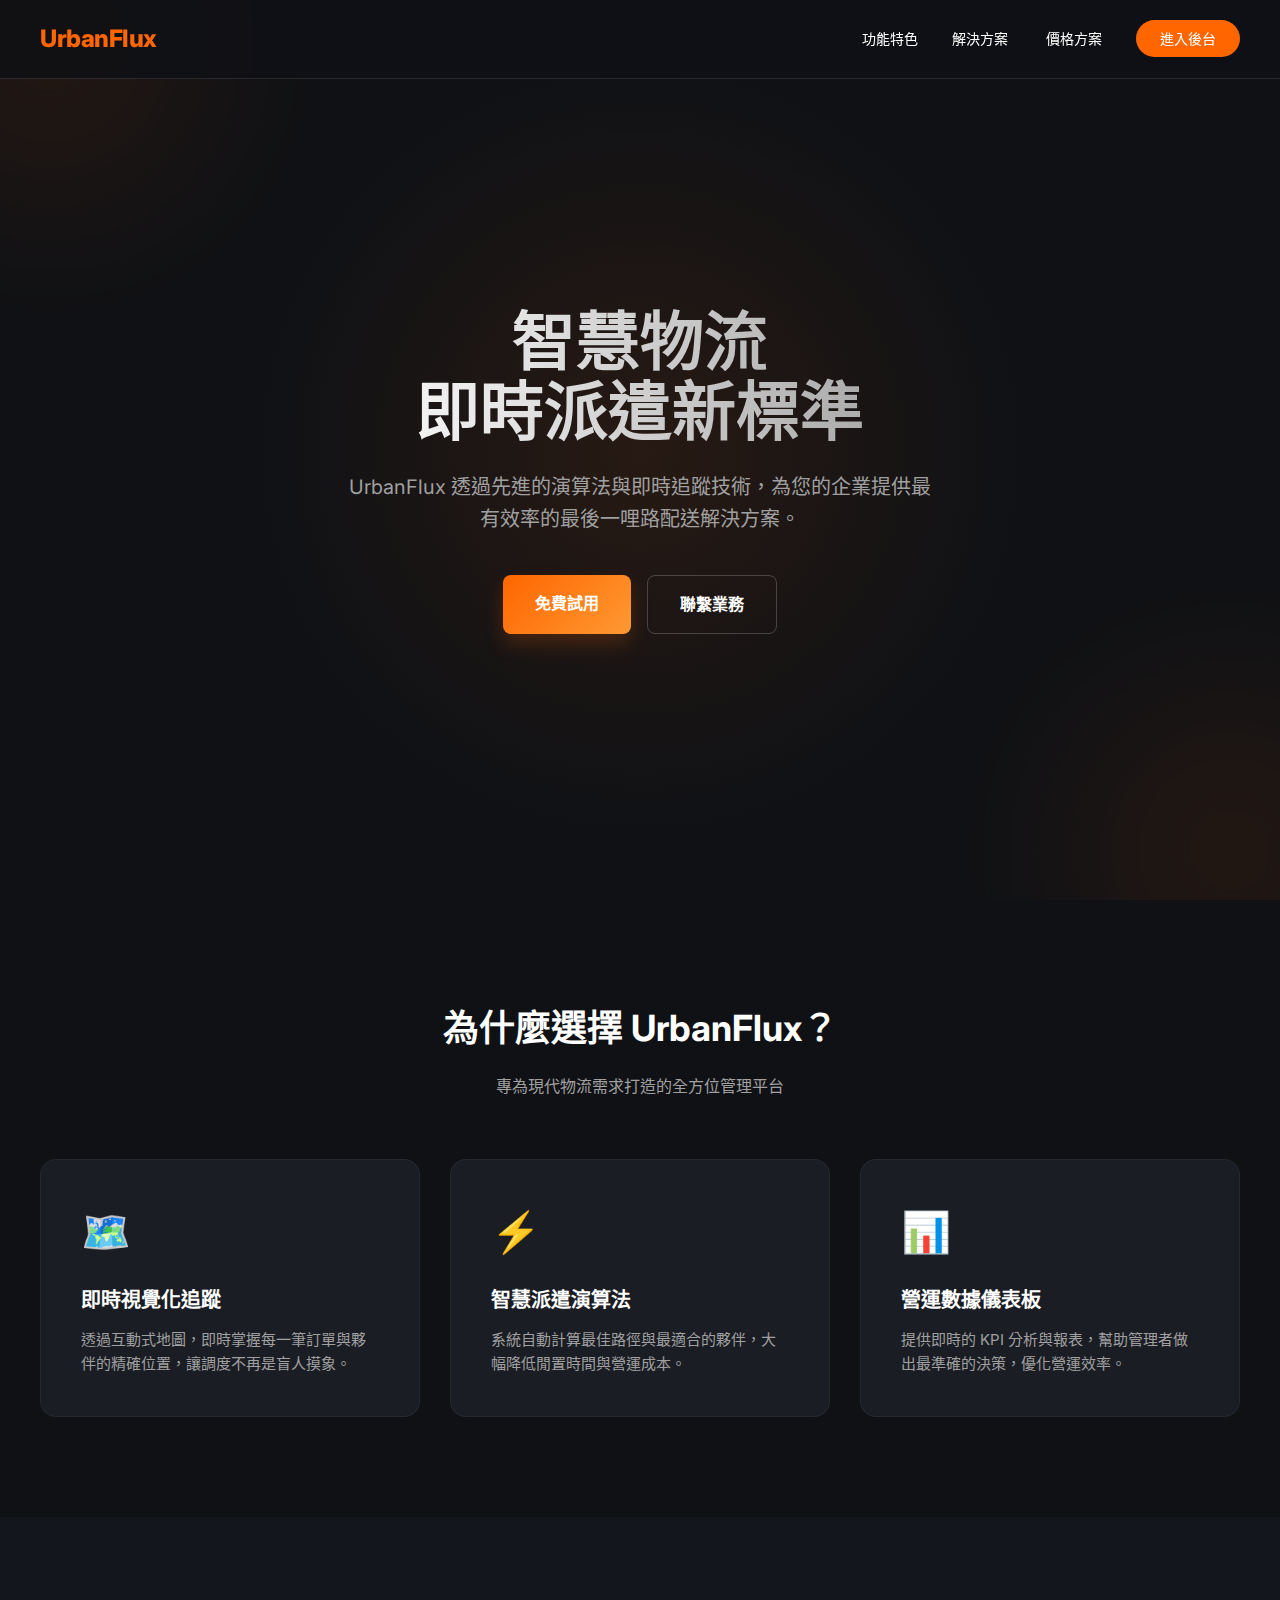
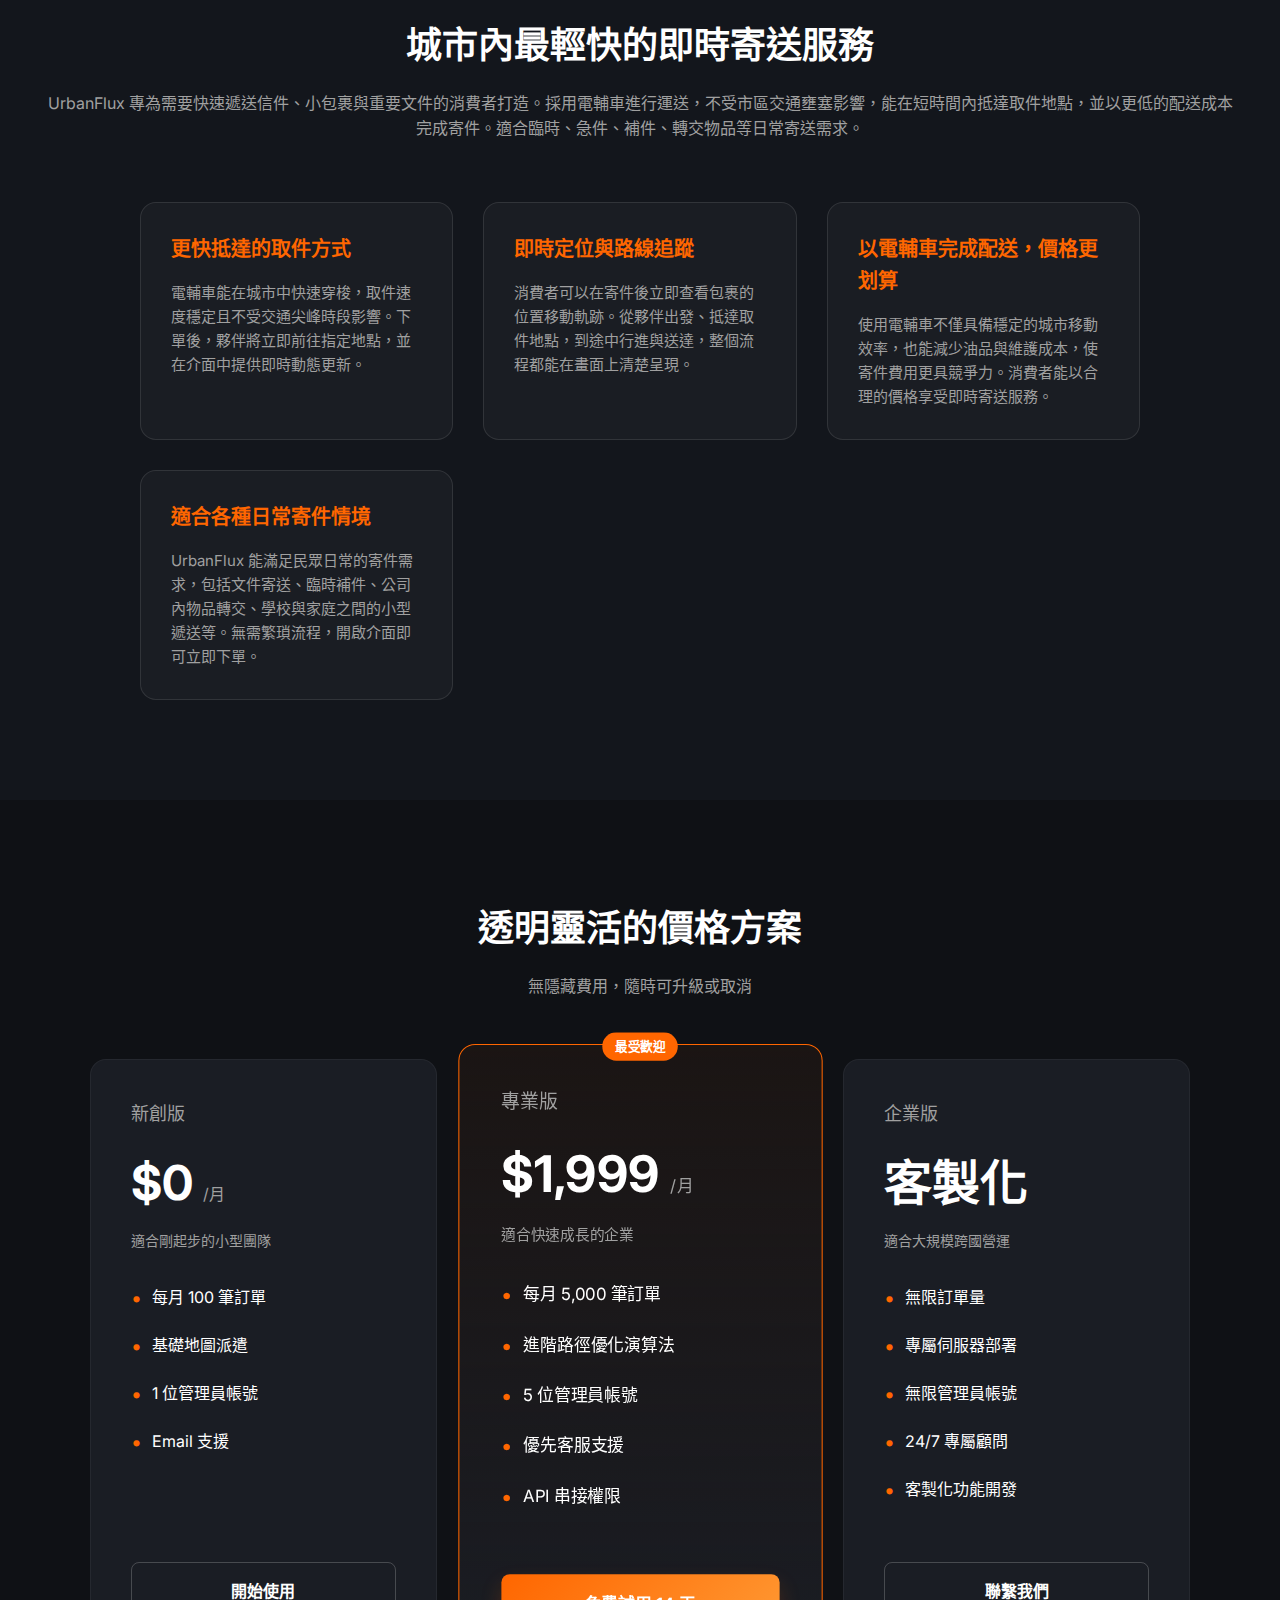
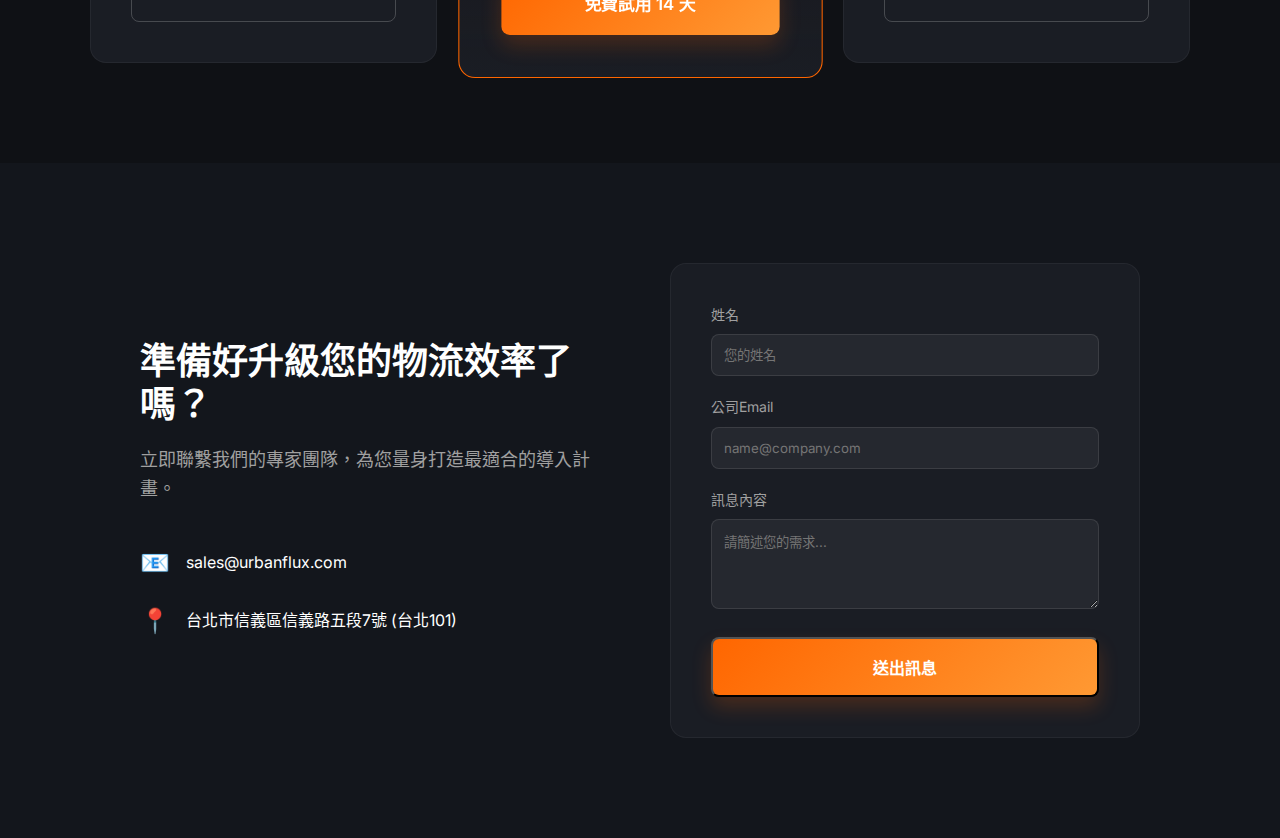
<file: index.html>
<!DOCTYPE html>
<html lang="zh-TW">

<head>
    <meta charset="UTF-8">
    <meta name="viewport" content="width=device-width, initial-scale=1.0">
    <title>UrbanFlux - 重新定義城市物流</title>
    <link rel="stylesheet" href="css/landing.css">
    <link href="https://fonts.googleapis.com/css2?family=Inter:wght@400;500;600;700;800&display=swap" rel="stylesheet">
</head>

<body>
    <!-- Background Elements -->
    <div class="floating-element" style="top: -100px; left: -100px;"></div>
    <div class="floating-element" style="bottom: -100px; right: -100px; animation-delay: -5s;"></div>

    <header>
        <div class="logo">UrbanFlux</div>
        <nav class="nav-menu">
            <a href="#features">功能特色</a>
            <a href="#solutions">解決方案</a> 
            <a href="#pricing">價格方案</a>
            <a href="dashboard.html" class="btn-login">進入後台</a>
        </nav>
    </header>

    <section class="hero">
        <div class="hero-content">
            <h1>智慧物流<br>即時派遣新標準</h1>
            <p>UrbanFlux 透過先進的演算法與即時追蹤技術，為您的企業提供最有效率的最後一哩路配送解決方案。</p>
            <div class="cta-group">
                <a href="dashboard.html" class="btn-primary">免費試用</a>
                <a href="#contact" class="btn-outline">聯繫業務</a>
            </div>
        </div>
    </section>

    <section id="features" class="features">
        <div class="section-title">
            <h2>為什麼選擇 UrbanFlux？</h2>
            <p>專為現代物流需求打造的全方位管理平台</p>
        </div>

        <div class="grid">
            <div class="feature-card">
                <span class="icon">🗺️</span>
                <h3>即時視覺化追蹤</h3>
                <p>透過互動式地圖，即時掌握每一筆訂單與夥伴的精確位置，讓調度不再是盲人摸象。</p>
            </div>
            <div class="feature-card">
                <span class="icon">⚡</span>
                <h3>智慧派遣演算法</h3>
                <p>系統自動計算最佳路徑與最適合的夥伴，大幅降低閒置時間與營運成本。</p>
            </div>
            <div class="feature-card">
                <span class="icon">📊</span>
                <h3>營運數據儀表板</h3>
                <p>提供即時的 KPI 分析與報表，幫助管理者做出最準確的決策，優化營運效率。</p>
            </div>
        </div>
    </section>

    <!-- Solutions Section -->
    <section id="solutions" class="solutions">
        <div class="section-title">
            <h2>城市內最輕快的即時寄送服務</h2>
            <p>UrbanFlux
                專為需要快速遞送信件、小包裹與重要文件的消費者打造。採用電輔車進行運送，不受市區交通壅塞影響，能在短時間內抵達取件地點，並以更低的配送成本完成寄件。適合臨時、急件、補件、轉交物品等日常寄送需求。</p>
        </div>
        <div class="consumer-grid">
            <div class="benefit-card">
                <h3>更快抵達的取件方式</h3>
                <p>電輔車能在城市中快速穿梭，取件速度穩定且不受交通尖峰時段影響。下單後，夥伴將立即前往指定地點，並在介面中提供即時動態更新。</p>
            </div>
            <div class="benefit-card">
                <h3>即時定位與路線追蹤</h3>
                <p>消費者可以在寄件後立即查看包裹的位置移動軌跡。從夥伴出發、抵達取件地點，到途中行進與送達，整個流程都能在畫面上清楚呈現。</p>
            </div>
            <div class="benefit-card">
                <h3>以電輔車完成配送，價格更划算</h3>
                <p>使用電輔車不僅具備穩定的城市移動效率，也能減少油品與維護成本，使寄件費用更具競爭力。消費者能以合理的價格享受即時寄送服務。</p>
            </div>
            <div class="benefit-card">
                <h3>適合各種日常寄件情境</h3>
                <p>UrbanFlux 能滿足民眾日常的寄件需求，包括文件寄送、臨時補件、公司內物品轉交、學校與家庭之間的小型遞送等。無需繁瑣流程，開啟介面即可立即下單。</p>
            </div>
        </div>
    </section>

    <!-- Pricing Section -->
    <section id="pricing" class="pricing">
        <div class="section-title">
            <h2>透明靈活的價格方案</h2>
            <p>無隱藏費用，隨時可升級或取消</p>
        </div>
        <div class="pricing-grid">
            <div class="pricing-card">
                <div class="plan-name">新創版</div>
                <div class="price">$0 <span class="period">/月</span></div>
                <p class="plan-desc">適合剛起步的小型團隊</p>
                <ul class="features-list">
                    <li>每月 100 筆訂單</li>
                    <li>基礎地圖派遣</li>
                    <li>1 位管理員帳號</li>
                    <li>Email 支援</li>
                </ul>
                <a href="dashboard.html" class="btn-outline full-width">開始使用</a>
            </div>
            <div class="pricing-card popular">
                <div class="popular-tag">最受歡迎</div>
                <div class="plan-name">專業版</div>
                <div class="price">$1,999 <span class="period">/月</span></div>
                <p class="plan-desc">適合快速成長的企業</p>
                <ul class="features-list">
                    <li>每月 5,000 筆訂單</li>
                    <li>進階路徑優化演算法</li>
                    <li>5 位管理員帳號</li>
                    <li>優先客服支援</li>
                    <li>API 串接權限</li>
                </ul>
                <a href="dashboard.html" class="btn-primary full-width">免費試用 14 天</a>
            </div>
            <div class="pricing-card">
                <div class="plan-name">企業版</div>
                <div class="price">客製化</div>
                <p class="plan-desc">適合大規模跨國營運</p>
                <ul class="features-list">
                    <li>無限訂單量</li>
                    <li>專屬伺服器部署</li>
                    <li>無限管理員帳號</li>
                    <li>24/7 專屬顧問</li>
                    <li>客製化功能開發</li>
                </ul>
                <a href="#contact" class="btn-outline full-width">聯繫我們</a>
            </div>
        </div>
    </section>

    <!-- Contact Section -->
    <section id="contact" class="contact">
        <div class="contact-container">
            <div class="contact-info">
                <h2>準備好升級您的物流效率了嗎？</h2>
                <p>立即聯繫我們的專家團隊，為您量身打造最適合的導入計畫。</p>
                <div class="info-item">
                    <span class="icon">📧</span>
                    <span>sales@urbanflux.com</span>
                </div>
                <div class="info-item">
                    <span class="icon">📍</span>
                    <span>台北市信義區信義路五段7號 (台北101)</span>
                </div>
            </div>
            <form class="contact-form" onsubmit="event.preventDefault(); alert('感謝您的訊息！我們會盡快與您聯繫。');">
                <div class="form-group">
                    <label>姓名</label>
                    <input type="text" placeholder="您的姓名" required>
                </div>
                <div class="form-group">
                    <label>公司Email</label>
                    <input type="email" placeholder="name@company.com" required>
                </div>
                <div class="form-group">
                    <label>訊息內容</label>
                    <textarea rows="4" placeholder="請簡述您的需求..." required></textarea>
                </div>
                <button type="submit" class="btn-primary full-width">送出訊息</button>
            </form>
        </div>
    </section>
</body>

</html>
</file>
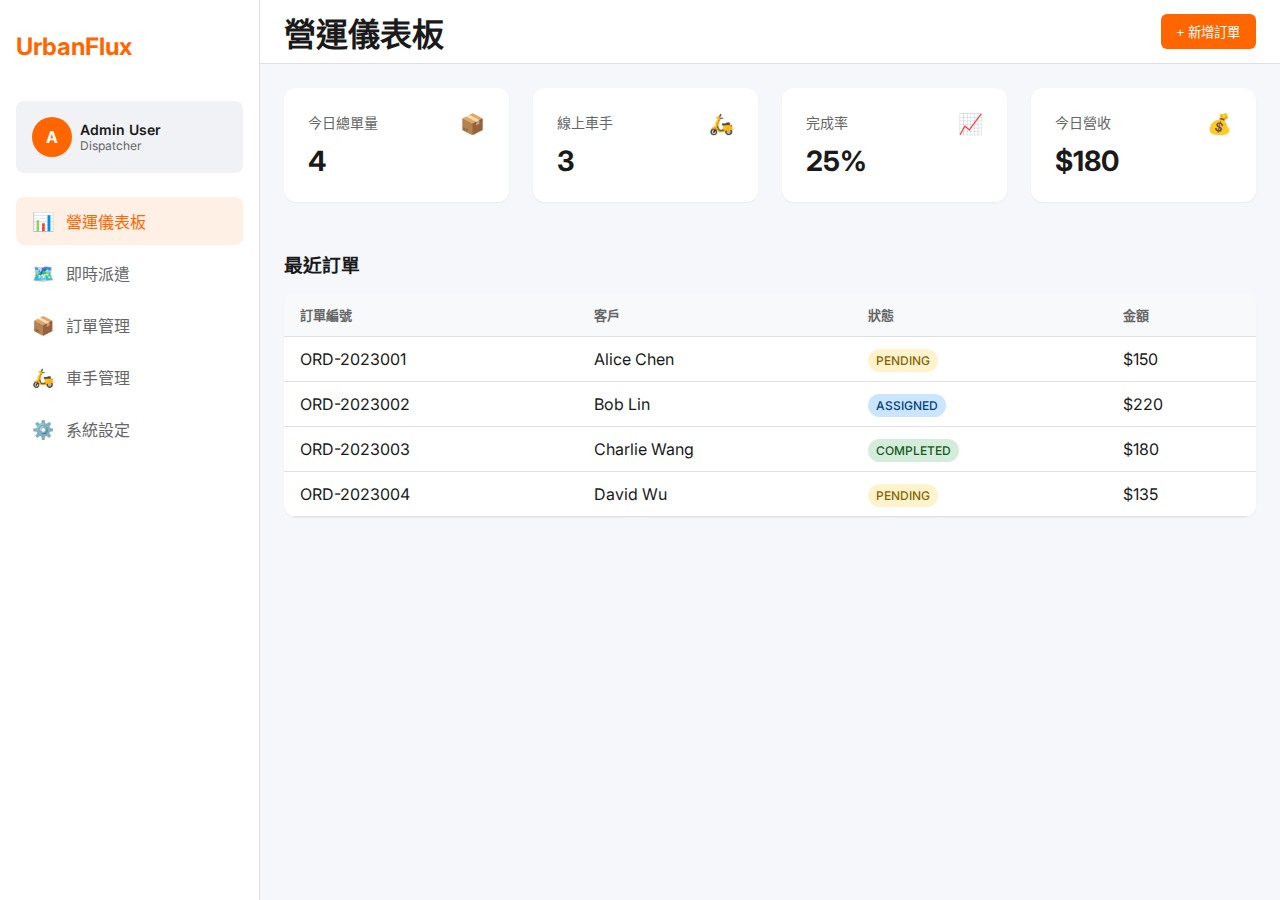
<file: dashboard.html>
<!DOCTYPE html>
<html lang="zh-TW">
<head>
    <meta charset="UTF-8">
    <meta name="viewport" content="width=device-width, initial-scale=1.0">
    <title>UrbanFlux - 智慧物流派遣系統</title>
    <link rel="stylesheet" href="css/main.css">
    <!-- Google Fonts -->
    <link href="https://fonts.googleapis.com/css2?family=Inter:wght@400;500;600;700&display=swap" rel="stylesheet">
</head>
<body>
    <div class="app-container">
        <!-- Sidebar Navigation -->
        <nav class="sidebar">
            <div class="brand">
                <h2>UrbanFlux</h2>
            </div>
            
            <div class="user-profile">
                <div class="avatar">A</div>
                <div class="info">
                    <span class="name">Admin User</span>
                    <span class="role">Dispatcher</span>
                </div>
            </div>

            <ul class="nav-links">
                <li class="nav-item active" data-target="dashboard">
                    <span class="icon">📊</span>
                    <span class="label">營運儀表板</span>
                </li>
                <li class="nav-item" data-target="dispatch">
                    <span class="icon">🗺️</span>
                    <span class="label">即時派遣</span>
                </li>
                <li class="nav-item" data-target="orders">
                    <span class="icon">📦</span>
                    <span class="label">訂單管理</span>
                </li>
                <li class="nav-item" data-target="drivers">
                    <span class="icon">🛵</span>
                    <span class="label">車手管理</span>
                </li>
                <li class="nav-item" data-target="settings">
                    <span class="icon">⚙️</span>
                    <span class="label">系統設定</span>
                </li>
            </ul>
        </nav>

        <!-- Main Content Area -->
        <main class="main-content">
            <header class="top-bar">
                <h1 id="page-title">營運儀表板</h1>
                <div class="actions">
                    <button class="btn btn-primary">+ 新增訂單</button>
                </div>
            </header>

            <!-- Dynamic Content Container -->
            <div id="content-area" class="content-area">
                <!-- Views will be injected here by JS -->
                <div class="loading">載入中...</div>
            </div>
        </main>
    </div>

    <!-- Modals -->
    <div id="modal-overlay" class="modal-overlay hidden">
        <div class="modal">
            <div class="modal-header">
                <h3 id="modal-title">標題</h3>
                <button class="close-btn">&times;</button>
            </div>
            <div class="modal-body" id="modal-body">
                <!-- Modal content -->
            </div>
            <div class="modal-footer">
                <button class="btn btn-secondary close-btn">取消</button>
                <button class="btn btn-primary" id="modal-confirm-btn">確認</button>
            </div>
        </div>
    </div>

    <!-- Scripts -->
    <script src="js/data.js"></script>
    <script src="js/render.js"></script>
    <script src="js/map.js"></script>
    <script src="js/ui.js"></script>
    <script src="js/app.js"></script>
</body>
</html>
</file>
<file: css/landing.css>
:root {
    --primary: #ff6600;
    --primary-dark: #e65c00;
    --dark-bg: #0f1115;
    --card-bg: #1a1d24;
    --text-main: #ffffff;
    --text-muted: #a0a0a0;
    --gradient: linear-gradient(135deg, #ff6600 0%, #ff9933 100%);
}

* {
    margin: 0;
    padding: 0;
    box-sizing: border-box;
}

body {
    font-family: 'Inter', sans-serif;
    background-color: var(--dark-bg);
    color: var(--text-main);
    line-height: 1.6;
    overflow-x: hidden;
    /* Fix horizontal scroll from floating elements */
}

/* Header */
header {
    display: flex;
    justify-content: space-between;
    align-items: center;
    padding: 20px 40px;
    position: fixed;
    width: 100%;
    top: 0;
    background: rgba(15, 17, 21, 0.9);
    backdrop-filter: blur(10px);
    z-index: 100;
    border-bottom: 1px solid rgba(255, 255, 255, 0.1);
}

.logo {
    font-size: 24px;
    font-weight: 800;
    color: var(--primary);
    letter-spacing: -0.5px;
}

.nav-menu a {
    color: var(--text-main);
    text-decoration: none;
    margin-left: 30px;
    font-size: 14px;
    font-weight: 500;
    transition: color 0.3s;
}

.nav-menu a:hover {
    color: var(--primary);
}

.btn-login {
    background: var(--primary);
    color: white;
    padding: 10px 24px;
    border-radius: 50px;
    text-decoration: none;
    font-weight: 600;
    font-size: 14px;
    transition: transform 0.2s, background 0.2s;
}

.btn-login:hover {
    background: var(--primary-dark);
    transform: translateY(-2px);
}

/* Hero Section */
.hero {
    min-height: 100vh;
    /* Allow growth if content is tall */
    display: flex;
    align-items: center;
    justify-content: center;
    text-align: center;
    padding: 100px 20px 60px;
    /* Add top padding for fixed header */
    background: radial-gradient(circle at 50% 50%, rgba(255, 102, 0, 0.1) 0%, rgba(15, 17, 21, 0) 50%);
    position: relative;
    overflow: hidden;
    z-index: 2;
    /* Ensure above floating bg */
}

.hero-content {
    max-width: 800px;
    z-index: 10;
}

.hero h1 {
    font-size: 64px;
    font-weight: 800;
    line-height: 1.1;
    margin-bottom: 24px;
    background: linear-gradient(to right, #fff, #a0a0a0);
    -webkit-background-clip: text;
    -webkit-text-fill-color: transparent;
}

.hero p {
    font-size: 20px;
    color: var(--text-muted);
    margin-bottom: 40px;
    max-width: 600px;
    margin-left: auto;
    margin-right: auto;
}

.cta-group {
    display: flex;
    gap: 16px;
    justify-content: center;
}

.btn-primary {
    background: var(--gradient);
    color: white;
    padding: 16px 32px;
    border-radius: 8px;
    text-decoration: none;
    font-weight: 600;
    font-size: 16px;
    box-shadow: 0 10px 20px rgba(255, 102, 0, 0.2);
    transition: transform 0.2s;
}

.btn-primary:hover {
    transform: translateY(-2px);
}

.btn-outline {
    border: 1px solid rgba(255, 255, 255, 0.2);
    color: white;
    padding: 16px 32px;
    border-radius: 8px;
    text-decoration: none;
    font-weight: 600;
    font-size: 16px;
    transition: background 0.2s;
}

.btn-outline:hover {
    background: rgba(255, 255, 255, 0.05);
}

/* Features */
.features {
    padding: 100px 40px;
    background: var(--dark-bg);
    position: relative;
    z-index: 2;
}

.section-title {
    text-align: center;
    margin-bottom: 60px;
}

.section-title h2 {
    font-size: 36px;
    margin-bottom: 16px;
}

.section-title p {
    color: var(--text-muted);
}

.grid {
    display: grid;
    grid-template-columns: repeat(auto-fit, minmax(280px, 1fr));
    /* Reduce min-width */
    gap: 30px;
    max-width: 1200px;
    margin: 0 auto;
}

.feature-card {
    background: var(--card-bg);
    padding: 40px;
    border-radius: 16px;
    border: 1px solid rgba(255, 255, 255, 0.05);
    transition: transform 0.3s;
}

.feature-card:hover {
    transform: translateY(-10px);
    border-color: var(--primary);
}

.icon {
    font-size: 40px;
    margin-bottom: 20px;
    display: inline-block;
}

.feature-card h3 {
    font-size: 20px;
    margin-bottom: 12px;
}

.feature-card p {
    color: var(--text-muted);
    font-size: 15px;
}

/* Footer */
footer {
    padding: 40px;
    text-align: center;
    border-top: 1px solid rgba(255, 255, 255, 0.05);
    color: var(--text-muted);
    font-size: 14px;
}

/* Animations */
@keyframes float {
    0% {
        transform: translateY(0px);
    }

    50% {
        transform: translateY(-20px);
    }

    100% {
        transform: translateY(0px);
    }
}

.floating-element {
    position: absolute;
    width: 300px;
    height: 300px;
    background: var(--primary);
    filter: blur(100px);
    opacity: 0.1;
    border-radius: 50%;
    animation: float 10s infinite ease-in-out;
    z-index: 1;
}

/* Solutions Section */
.solutions {
    padding: 100px 40px;
    background: #13161c;
    position: relative;
    z-index: 2;
}

.solution-container {
    max-width: 1000px;
    margin: 0 auto;
}

.consumer-grid {
    display: grid;
    grid-template-columns: repeat(auto-fit, minmax(300px, 1fr));
    gap: 30px;
    max-width: 1000px;
    margin: 0 auto;
}

.benefit-card {
    background: rgba(255, 255, 255, 0.03);
    border: 1px solid rgba(255, 255, 255, 0.1);
    border-radius: 16px;
    padding: 30px;
    transition: transform 0.3s, border-color 0.3s;
}

.benefit-card:hover {
    transform: translateY(-5px);
    border-color: var(--primary);
    background: rgba(255, 255, 255, 0.05);
}

.benefit-card h3 {
    font-size: 20px;
    color: var(--primary);
    margin-bottom: 16px;
}

.benefit-card p {
    color: var(--text-muted);
    font-size: 15px;
    line-height: 1.6;
}

.solution-item {
    display: flex;
    align-items: center;
    gap: 60px;
    margin-bottom: 100px;
}

.solution-item.reverse {
    flex-direction: row-reverse;
}

.solution-content {
    flex: 1;
}

.solution-content h3 {
    font-size: 28px;
    margin-bottom: 20px;
    color: var(--primary);
}

.solution-content p {
    color: var(--text-muted);
    margin-bottom: 24px;
    font-size: 16px;
}

.check-list {
    list-style: none;
}

.check-list li {
    margin-bottom: 12px;
    display: flex;
    align-items: center;
}

.check-list li::before {
    content: "✓";
    color: var(--primary);
    margin-right: 10px;
    font-weight: bold;
}

.solution-visual {
    flex: 1;
    height: 300px;
    background: linear-gradient(135deg, rgba(255, 255, 255, 0.05) 0%, rgba(255, 255, 255, 0.02) 100%);
    border-radius: 20px;
    display: flex;
    align-items: center;
    justify-content: center;
    border: 1px solid rgba(255, 255, 255, 0.1);
    position: relative;
}

.mock-ui-card {
    background: rgba(255, 255, 255, 0.1);
    backdrop-filter: blur(10px);
    padding: 20px 30px;
    border-radius: 12px;
    border: 1px solid rgba(255, 255, 255, 0.2);
    font-weight: 600;
    box-shadow: 0 20px 40px rgba(0, 0, 0, 0.3);
    animation: float 6s infinite ease-in-out;
}

/* Pricing Section */
.pricing {
    padding: 100px 40px;
    background: var(--dark-bg);
    position: relative;
    z-index: 2;
}

.pricing-grid {
    display: grid;
    grid-template-columns: repeat(auto-fit, minmax(280px, 1fr));
    gap: 30px;
    max-width: 1100px;
    margin: 0 auto;
}

.pricing-card {
    background: var(--card-bg);
    padding: 40px;
    border-radius: 16px;
    border: 1px solid rgba(255, 255, 255, 0.05);
    position: relative;
    display: flex;
    flex-direction: column;
}

.pricing-card.popular {
    border-color: var(--primary);
    background: linear-gradient(to bottom, rgba(255, 102, 0, 0.05), var(--card-bg));
    transform: scale(1.05);
    z-index: 1;
}

.popular-tag {
    position: absolute;
    top: -12px;
    left: 50%;
    transform: translateX(-50%);
    background: var(--primary);
    color: white;
    padding: 4px 12px;
    border-radius: 20px;
    font-size: 12px;
    font-weight: 600;
}

.plan-name {
    font-size: 18px;
    color: var(--text-muted);
    margin-bottom: 16px;
}

.price {
    font-size: 48px;
    font-weight: 700;
    margin-bottom: 8px;
}

.price .period {
    font-size: 16px;
    color: var(--text-muted);
    font-weight: 400;
}

.plan-desc {
    color: var(--text-muted);
    margin-bottom: 30px;
    font-size: 14px;
}

.features-list {
    list-style: none;
    margin-bottom: 40px;
    flex: 1;
}

.features-list li {
    margin-bottom: 16px;
    color: var(--text-main);
    display: flex;
    align-items: center;
}

.features-list li::before {
    content: "•";
    color: var(--primary);
    margin-right: 10px;
    font-size: 20px;
}

.full-width {
    width: 100%;
    text-align: center;
    display: block;
}

/* Contact Section */
.contact {
    padding: 100px 40px;
    background: #13161c;
    position: relative;
    z-index: 2;
}

.contact-container {
    max-width: 1000px;
    margin: 0 auto;
    display: grid;
    grid-template-columns: 1fr 1fr;
    gap: 60px;
    align-items: center;
}

.contact-info h2 {
    font-size: 36px;
    margin-bottom: 20px;
    line-height: 1.2;
}

.contact-info p {
    color: var(--text-muted);
    margin-bottom: 40px;
    font-size: 18px;
}

.info-item {
    display: flex;
    align-items: center;
    margin-bottom: 20px;
    font-size: 16px;
}

.info-item .icon {
    margin-right: 16px;
    color: var(--primary);
    font-size: 24px;
    margin-bottom: 0;
}

.contact-form {
    background: var(--card-bg);
    padding: 40px;
    border-radius: 16px;
    border: 1px solid rgba(255, 255, 255, 0.05);
}

.form-group {
    margin-bottom: 20px;
}

.form-group label {
    display: block;
    margin-bottom: 8px;
    font-size: 14px;
    color: var(--text-muted);
}

.form-group input,
.form-group textarea {
    width: 100%;
    padding: 12px;
    background: rgba(255, 255, 255, 0.05);
    border: 1px solid rgba(255, 255, 255, 0.1);
    border-radius: 8px;
    color: white;
    font-family: inherit;
    transition: border-color 0.2s;
}

.form-group input:focus,
.form-group textarea:focus {
    outline: none;
    border-color: var(--primary);
}

/* Responsive */
@media (max-width: 768px) {
    header {
        padding: 15px 20px;
    }

    .nav-menu {
        display: none;
        /* Hide nav on mobile for now to prevent breakage */
    }

    .hero h1 {
        font-size: 36px;
    }

    .hero {
        padding-top: 120px;
    }

    .solution-item,
    .solution-item.reverse {
        flex-direction: column;
        gap: 30px;
    }

    .contact-container {
        grid-template-columns: 1fr;
    }

    .pricing-card.popular {
        transform: none;
    }

    .features,
    .solutions,
    .pricing,
    .contact {
        padding: 60px 20px;
    }
}
</file>
<file: css/main.css>
:root {
    /* Colors */
    --primary-color: #ff6600;
    /* Lalamove Orange-ish */
    --primary-hover: #e65c00;
    --secondary-color: #f0f2f5;
    --text-dark: #1a1a1a;
    --text-gray: #666666;
    --border-color: #e0e0e0;
    --white: #ffffff;
    --success: #00b300;
    --warning: #ffcc00;
    --danger: #ff3333;
    --info: #0099ff;

    /* Spacing */
    --sidebar-width: 260px;
    --header-height: 64px;
    --spacing-sm: 8px;
    --spacing-md: 16px;
    --spacing-lg: 24px;

    /* Shadows */
    --shadow-sm: 0 1px 2px rgba(0, 0, 0, 0.05);
    --shadow-md: 0 4px 6px rgba(0, 0, 0, 0.05);
}

* {
    margin: 0;
    padding: 0;
    box-sizing: border-box;
}

body {
    font-family: 'Inter', -apple-system, BlinkMacSystemFont, sans-serif;
    background-color: #f5f7fa;
    color: var(--text-dark);
    height: 100vh;
    overflow: hidden;
}

/* Layout */
.app-container {
    display: grid;
    grid-template-columns: var(--sidebar-width) 1fr;
    height: 100vh;
}

/* Sidebar */
.sidebar {
    background-color: var(--white);
    border-right: 1px solid var(--border-color);
    display: flex;
    flex-direction: column;
    padding: var(--spacing-md);
}

.brand {
    padding: var(--spacing-md) 0;
    margin-bottom: var(--spacing-lg);
}

.brand h2 {
    color: var(--primary-color);
    font-size: 24px;
    font-weight: 700;
}

.user-profile {
    display: flex;
    align-items: center;
    padding: var(--spacing-md);
    background-color: var(--secondary-color);
    border-radius: 8px;
    margin-bottom: var(--spacing-lg);
}

.avatar {
    width: 40px;
    height: 40px;
    background-color: var(--primary-color);
    color: white;
    border-radius: 50%;
    display: flex;
    align-items: center;
    justify-content: center;
    font-weight: bold;
    margin-right: var(--spacing-sm);
}

.info {
    display: flex;
    flex-direction: column;
}

.info .name {
    font-weight: 600;
    font-size: 14px;
}

.info .role {
    font-size: 12px;
    color: var(--text-gray);
}

.nav-links {
    list-style: none;
}

.nav-item {
    display: flex;
    align-items: center;
    padding: 12px 16px;
    margin-bottom: 4px;
    border-radius: 8px;
    cursor: pointer;
    transition: background-color 0.2s;
    color: var(--text-gray);
}

.nav-item:hover {
    background-color: var(--secondary-color);
    color: var(--text-dark);
}

.nav-item.active {
    background-color: #fff0e6;
    /* Light orange */
    color: var(--primary-color);
    font-weight: 500;
}

.nav-item .icon {
    margin-right: 12px;
    font-size: 18px;
}

/* Main Content */
.main-content {
    display: flex;
    flex-direction: column;
    height: 100vh;
    overflow: hidden;
}

.top-bar {
    height: var(--header-height);
    background-color: var(--white);
    border-bottom: 1px solid var(--border-color);
    display: flex;
    align-items: center;
    justify-content: space-between;
    padding: 0 var(--spacing-lg);
}

.content-area {
    flex: 1;
    overflow-y: auto;
    padding: var(--spacing-lg);
    animation: fadeIn 0.3s ease-out;
}

@keyframes fadeIn {
    from {
        opacity: 0;
        transform: translateY(10px);
    }

    to {
        opacity: 1;
        transform: translateY(0);
    }
}

/* Custom Scrollbar */
.content-area::-webkit-scrollbar {
    width: 8px;
}

.content-area::-webkit-scrollbar-track {
    background: transparent;
}

.content-area::-webkit-scrollbar-thumb {
    background-color: #ccc;
    border-radius: 4px;
}

.content-area::-webkit-scrollbar-thumb:hover {
    background-color: #aaa;
}

/* Components */
.btn {
    padding: 8px 16px;
    border-radius: 6px;
    border: none;
    cursor: pointer;
    font-weight: 500;
    transition: opacity 0.2s;
}

.btn:hover {
    opacity: 0.9;
}

.btn-primary {
    background-color: var(--primary-color);
    color: white;
}

.btn-secondary {
    background-color: #e0e0e0;
    color: var(--text-dark);
}

/* Cards */
.card {
    background: var(--white);
    border-radius: 12px;
    padding: var(--spacing-lg);
    box-shadow: var(--shadow-sm);
    margin-bottom: var(--spacing-lg);
    transition: transform 0.2s, box-shadow 0.2s;
}

.card:hover {
    transform: translateY(-2px);
    box-shadow: var(--shadow-md);
}

/* Grid Layouts */
.dashboard-grid {
    display: grid;
    grid-template-columns: repeat(4, 1fr);
    gap: var(--spacing-lg);
    margin-bottom: var(--spacing-lg);
}

.split-view {
    display: grid;
    grid-template-columns: 350px 1fr;
    gap: var(--spacing-lg);
    height: calc(100vh - 140px);
    /* Adjust based on header/padding */
}

/* Map Placeholder */
.map-container {
    background-color: #e5e9f2;
    border-radius: 12px;
    position: relative;
    width: 100%;
    height: 100%;
    overflow: hidden;
    border: 1px solid var(--border-color);
}

.map-dot {
    width: 12px;
    height: 12px;
    border-radius: 50%;
    position: absolute;
    transform: translate(-50%, -50%);
    border: 2px solid white;
    box-shadow: 0 2px 4px rgba(0, 0, 0, 0.2);
    cursor: pointer;
}

.map-dot.driver {
    background-color: var(--success);
}

.map-dot.driver.busy {
    background-color: var(--danger);
}

.map-dot.order {
    background-color: var(--info);
    width: 16px;
    height: 16px;
    border-radius: 0;
    transform: translate(-50%, -50%) rotate(45deg);
}

/* Tables */
.data-table {
    width: 100%;
    border-collapse: collapse;
}

.data-table th,
.data-table td {
    padding: 12px 16px;
    text-align: left;
    border-bottom: 1px solid var(--border-color);
}

.data-table th {
    background-color: #f8f9fa;
    color: var(--text-gray);
    font-weight: 600;
    font-size: 13px;
}

.data-table tr:hover {
    background-color: #f8f9fa;
}

/* Utilities */
.hidden {
    display: none !important;
}

.badge {
    padding: 4px 8px;
    border-radius: 12px;
    font-size: 12px;
    font-weight: 500;
}

.badge.pending {
    background-color: #fff3cd;
    color: #856404;
}

.badge.assigned {
    background-color: #cce5ff;
    color: #004085;
}

.badge.completed {
    background-color: #d4edda;
    color: #155724;
}

/* Modal */
.modal-overlay {
    position: fixed;
    top: 0;
    left: 0;
    right: 0;
    bottom: 0;
    background: rgba(0, 0, 0, 0.5);
    display: flex;
    align-items: center;
    justify-content: center;
    z-index: 1000;
}

.modal {
    background: white;
    border-radius: 12px;
    width: 500px;
    max-width: 90%;
    box-shadow: var(--shadow-md);
}

.modal-header {
    padding: var(--spacing-md) var(--spacing-lg);
    border-bottom: 1px solid var(--border-color);
    display: flex;
    justify-content: space-between;
    align-items: center;
}

.modal-body {
    padding: var(--spacing-lg);
}

.modal-footer {
    padding: var(--spacing-md) var(--spacing-lg);
    border-top: 1px solid var(--border-color);
    display: flex;
    justify-content: flex-end;
    gap: var(--spacing-sm);
}

.close-btn {
    background: none;
    border: none;
    font-size: 20px;
    cursor: pointer;
}
</file>
